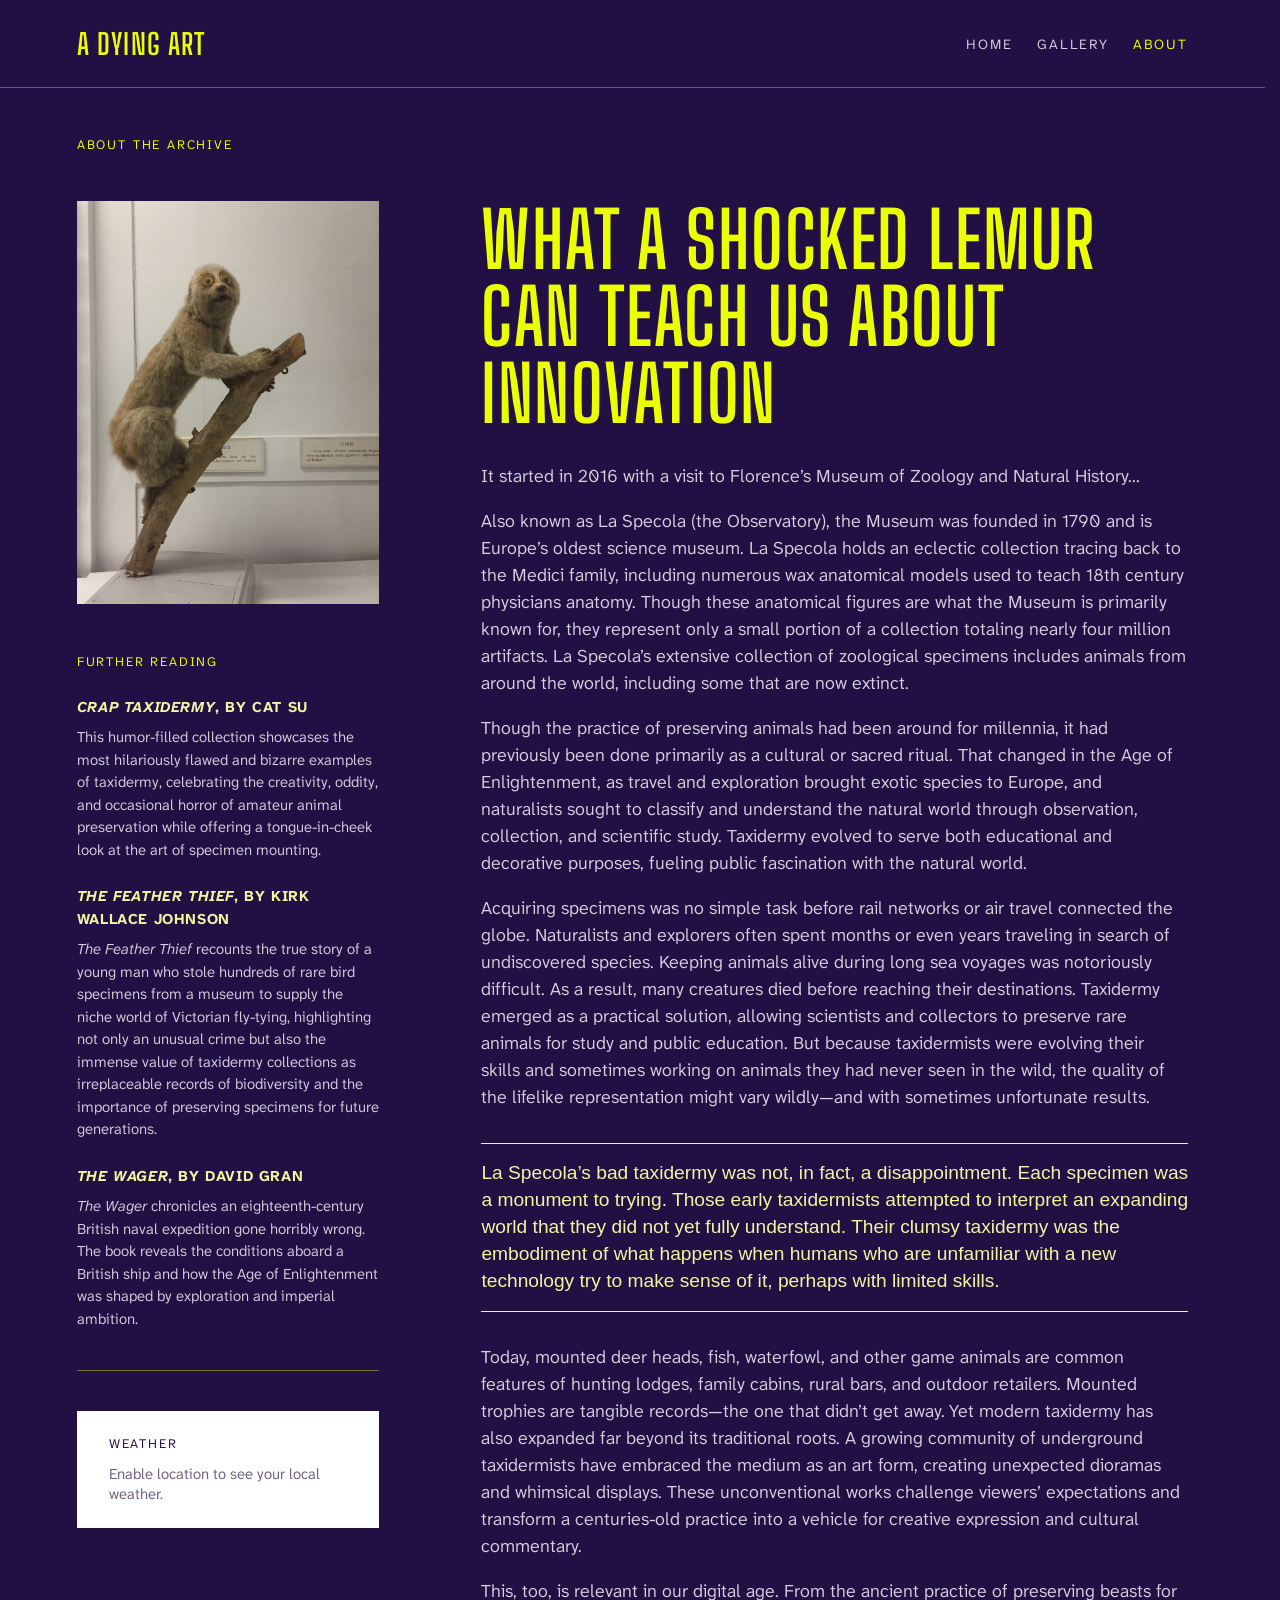
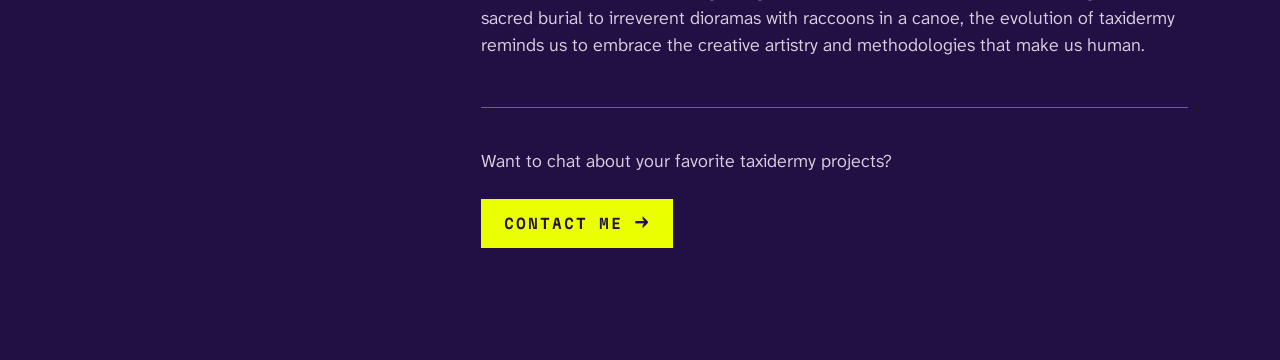
<file: about.html>
<!doctype html>
<html lang="en">
<head>
  <meta charset="utf-8">
  <meta name="viewport" content="width=device-width, initial-scale=1">
  <meta name="description" content="About the A DYING ART archive.">
  <title>A DYING ART | About</title>
  <link rel="preconnect" href="https://fonts.googleapis.com">
  <link rel="preconnect" href="https://fonts.gstatic.com" crossorigin>
  <link href="https://fonts.googleapis.com/css2?family=Atkinson+Hyperlegible+Next:wght@350&family=Big+Shoulders:wght@500;600&family=Martian+Mono:wdth,wght@85,250;85,600&display=swap" rel="stylesheet">
  <style>
    html { overflow:scroll; scrollbar-gutter:stable; scrollbar-width:auto; scrollbar-color:#eaff00 rgba(234,255,0,.2); }
    html { overflow-y:scroll; overflow-x:hidden; }
    html::-webkit-scrollbar { width:14px; height:14px; }
    html::-webkit-scrollbar-track { background:rgba(234,255,0,.2); }
    html::-webkit-scrollbar-thumb { background:#eaff00; border-radius:0; }
    .menu-toggle { display:none; }
    @media (max-width:700px) {
      header { position:relative; }
      .menu-toggle { display:block;padding:.5rem;border:0;background:transparent;color:#eaff00;font:600 14px 'Atkinson Hyperlegible Next',sans-serif;letter-spacing:.14em;text-transform:uppercase;cursor:pointer; }
      nav.primary-nav { display:none;position:absolute;top:100%;right:6vw;z-index:2;padding:1rem;background:#220f43;border:1px solid rgba(234,255,0,.35); }
      nav.primary-nav.is-open { display:flex;flex-direction:column;gap:.75rem; }
      nav.primary-nav a { margin-left:0 !important; }
      main { padding:3rem 6vw 7rem !important; }
      main > div { grid-template-columns:minmax(0,1fr) !important; }
      main > div > article { grid-column:auto !important; }
    }
  </style>
</head>
<body style="margin:0;background:#220f43;color:#f4f0e7;font-family:'Atkinson Hyperlegible Next',sans-serif;font-weight:350;font-size:18px;">
  <header style="height:88px;padding:2rem 6vw;border-bottom:1px solid rgba(234,255,0,.35);display:flex;justify-content:space-between;gap:2rem;align-items:center;box-sizing:border-box;">
    <a href="index.html" style="color:#eaff00;text-decoration:none;font:500 1.8rem 'Big Shoulders',sans-serif;letter-spacing:.04em;">A DYING ART</a>
    <button class="menu-toggle" type="button" aria-expanded="false" aria-controls="primary-nav">Menu</button>
    <nav id="primary-nav" class="primary-nav" aria-label="Primary navigation" style="font:350 14px 'Atkinson Hyperlegible Next',sans-serif;letter-spacing:.1em;text-transform:uppercase;"><a href="home.html" style="color:#d9cfe0;text-decoration:none;letter-spacing:.14em;margin-left:1.5rem;">Home</a><a href="gallery.html" style="color:#d9cfe0;text-decoration:none;letter-spacing:.14em;margin-left:1.5rem;">Gallery</a><a href="about.html" aria-current="page" style="color:#eaff00;text-decoration:none;letter-spacing:.14em;margin-left:1.5rem;">About</a></nav>
  </header>
  <main style="padding:3rem 6vw 7rem;max-width:1300px;">
    <p style="margin:0 0 3rem;color:#eaff00;font-size:13px;letter-spacing:.14em;text-transform:uppercase;">About the archive</p>
    <div style="display:grid;grid-template-columns:repeat(3,minmax(0,1fr));gap:8vw;align-items:start;">
      <div>
        <img src="images/Loris.jpg" alt="Loris specimen" style="display:block;width:100%;height:auto;">
        <section aria-labelledby="further-reading" style="margin-top:3rem;color:#d9cfe0;line-height:1.5;max-width:800px;">
          <h2 id="further-reading" style="margin:0 0 1.5rem;color:#eaff00;font:350 13px/1.5 'Atkinson Hyperlegible Next',sans-serif;letter-spacing:.14em;text-transform:uppercase;">Further Reading</h2>
          <h3 style="margin:0 0 .5rem;color:#f1f5a2;font:700 15px/1.5 'Atkinson Hyperlegible Next',sans-serif;letter-spacing:.04em;text-transform:uppercase;"><em>Crap Taxidermy</em>, by Cat Su</h3>
          <p style="margin:0 0 1.5rem;font-size:15px;">This humor-filled collection showcases the most hilariously flawed and bizarre examples of taxidermy, celebrating the creativity, oddity, and occasional horror of amateur animal preservation while offering a tongue-in-cheek look at the art of specimen mounting.</p>
          <h3 style="margin:0 0 .5rem;color:#f1f5a2;font:700 15px/1.5 'Atkinson Hyperlegible Next',sans-serif;letter-spacing:.04em;text-transform:uppercase;"><em>The Feather Thief</em>, by Kirk Wallace Johnson</h3>
          <p style="margin:0 0 1.5rem;font-size:15px;"><em>The Feather Thief</em> recounts the true story of a young man who stole hundreds of rare bird specimens from a museum to supply the niche world of Victorian fly-tying, highlighting not only an unusual crime but also the immense value of taxidermy collections as irreplaceable records of biodiversity and the importance of preserving specimens for future generations.</p>
          <h3 style="margin:0 0 .5rem;color:#f1f5a2;font:700 15px/1.5 'Atkinson Hyperlegible Next',sans-serif;letter-spacing:.04em;text-transform:uppercase;"><em>The Wager</em>, by David Gran</h3>
          <p style="margin:0;font-size:15px;"><em>The Wager</em> chronicles an eighteenth-century British naval expedition gone horribly wrong. The book reveals the conditions aboard a British ship and how the Age of Enlightenment was shaped by exploration and imperial ambition.</p>
        </section>
        <aside style="border-top:1px solid rgba(234,255,0,.4);margin-top:2.5rem;padding-top:2.5rem;">
          <div style="background:#fff;display:block;padding:1.5rem 2rem;">
            <p style="color:#220f43;font-size:13px;letter-spacing:.14em;text-transform:uppercase;margin:0 0 .75rem;">Weather</p>
            <div id="weather-widget"></div>
          </div>
        </aside>
      </div>
      <article style="grid-column:span 2;">
        <h1 style="margin:0 0 2rem;color:#eaff00;font:500 clamp(1.4rem,6vw,5.75rem)/1 'Big Shoulders',sans-serif;letter-spacing:.02em;">WHAT A SHOCKED LEMUR CAN TEACH US ABOUT INNOVATION</h1>
        <div style="color:#d9cfe0;line-height:1.5;max-width:800px;">
          <p>It started in 2016 with a visit to Florence’s Museum of Zoology and Natural History…</p>
          <p>Also known as La Specola (the Observatory), the Museum was founded in 1790 and is Europe’s oldest science museum. La Specola holds an eclectic collection tracing back to the Medici family, including numerous wax anatomical models used to teach 18th century physicians anatomy. Though these anatomical figures are what the Museum is primarily known for, they represent only a small portion of a collection totaling nearly four million artifacts. La Specola’s extensive collection of zoological specimens includes animals from around the world, including some that are now extinct.</p>
          <p>Though the practice of preserving animals had been around for millennia, it had previously been done primarily as a cultural or sacred ritual. That changed in the Age of Enlightenment, as travel and exploration brought exotic species to Europe, and naturalists sought to classify and understand the natural world through observation, collection, and scientific study. Taxidermy evolved to serve both educational and decorative purposes, fueling public fascination with the natural world.</p>
          <p>Acquiring specimens was no simple task before rail networks or air travel connected the globe. Naturalists and explorers often spent months or even years traveling in search of undiscovered species. Keeping animals alive during long sea voyages was notoriously difficult. As a result, many creatures died before reaching their destinations. Taxidermy emerged as a practical solution, allowing scientists and collectors to preserve rare animals for study and public education. But because taxidermists were evolving their skills and sometimes working on animals they had never seen in the wild, the quality of the lifelike representation might vary wildly—and with sometimes unfortunate results.</p>
          <blockquote style="margin:2rem 0;padding:1rem 0;border-top:1px solid #f1f5a2;border-bottom:1px solid #f1f5a2;color:#f1f5a2;font:250 1.2rem/1.4 ‘Atkinson Hyperlegible Next’,sans-serif;">La Specola’s bad taxidermy was not, in fact, a disappointment. Each specimen was a monument to trying. Those early taxidermists attempted to interpret an expanding world that they did not yet fully understand. Their clumsy taxidermy was the embodiment of what happens when humans who are unfamiliar with a new technology try to make sense of it, perhaps with limited skills.</blockquote>
          <p>Today, mounted deer heads, fish, waterfowl, and other game animals are common features of hunting lodges, family cabins, rural bars, and outdoor retailers. Mounted trophies are tangible records—the one that didn’t get away. Yet modern taxidermy has also expanded far beyond its traditional roots. A growing community of underground taxidermists have embraced the medium as an art form, creating unexpected dioramas and whimsical displays. These unconventional works challenge viewers’ expectations and transform a centuries-old practice into a vehicle for creative expression and cultural commentary.</p>
          <p>This, too, is relevant in our digital age. From the ancient practice of preserving beasts for sacred burial to irreverent dioramas with raccoons in a canoe, the evolution of taxidermy reminds us to embrace the creative artistry and methodologies that make us human.</p>
        </div>
        <div style="border-top:1px solid rgba(234,255,0,.4);margin-top:3rem;padding-top:2.5rem;">
          <p style="color:#d9cfe0;font-size:18px;line-height:1.5;margin:0 0 1.5rem;">Want to chat about your favorite taxidermy projects?</p>
          <a href="mailto:alison.neidttoonen@slalom.com" style="display:inline-block;background:#eaff00;color:#220f43;padding:1rem 1.4rem;text-decoration:none;text-transform:uppercase;letter-spacing:.14em;font:600 14px 'Martian Mono',monospace;white-space:nowrap;">Contact Me <span style="font-size:1.35em;line-height:0;">&#8594;</span></a>
        </div>
      </article>
    </div>
  </main>
</body>
<script>document.querySelector('.menu-toggle').addEventListener('click', function () { var menu = document.getElementById('primary-nav'); var isOpen = menu.classList.toggle('is-open'); this.setAttribute('aria-expanded', isOpen); });</script>
<script>
(function () {
  var widget = document.getElementById('weather-widget');

  function weatherInfo(code) {
    if (code === 0)  return { emoji: '☀️',  label: 'Clear' };
    if (code === 1)  return { emoji: '🌤️', label: 'Mostly Clear' };
    if (code === 2)  return { emoji: '⛅',  label: 'Partly Cloudy' };
    if (code === 3)  return { emoji: '☁️',  label: 'Overcast' };
    if (code <= 48)  return { emoji: '🌫️', label: 'Foggy' };
    if (code <= 55)  return { emoji: '🌦️', label: 'Drizzle' };
    if (code <= 65)  return { emoji: '🌧️', label: 'Rain' };
    if (code <= 77)  return { emoji: '❄️',  label: 'Snow' };
    if (code <= 82)  return { emoji: '🌧️', label: 'Showers' };
    if (code <= 86)  return { emoji: '🌨️', label: 'Snow Showers' };
    return                  { emoji: '⛈️', label: 'Thunderstorm' };
  }

  function renderErr(msg) {
    widget.innerHTML = '<p style="color:#6b5c7e;font-size:15px;margin:.25rem 0 0;">' + msg + '</p>';
  }

  if (!navigator.geolocation) { renderErr('Geolocation not supported by this browser.'); return; }

  widget.innerHTML = '<p style="color:#6b5c7e;font-size:15px;margin:.25rem 0 0;letter-spacing:.06em;">Locating…</p>';

  navigator.geolocation.getCurrentPosition(function (pos) {
    var lat = pos.coords.latitude.toFixed(4);
    var lon = pos.coords.longitude.toFixed(4);
    Promise.all([
      fetch('https://api.open-meteo.com/v1/forecast?latitude=' + lat + '&longitude=' + lon + '&current=temperature_2m,weather_code&timezone=auto').then(function (r) { return r.json(); }),
      fetch('https://api.bigdatacloud.net/data/reverse-geocode-client?latitude=' + lat + '&longitude=' + lon + '&localityLanguage=en').then(function (r) { return r.json(); })
    ])
      .then(function (results) {
        var d    = results[0];
        var geo  = results[1];
        var tempC = Math.round(d.current.temperature_2m);
        var tempF = Math.round(tempC * 9 / 5 + 32);
        var info  = weatherInfo(d.current.weather_code);
        var city  = geo.city || geo.locality || '';
        var stateCode = geo.principalSubdivisionCode ? geo.principalSubdivisionCode.replace(/^[A-Z]+-/, '') : '';
        var location  = city && stateCode ? city + ', ' + stateCode : city || stateCode;
        var condition = location ? location + ': ' + info.label : info.label;
        widget.innerHTML =
          '<p style="margin:0 0 .3rem;font-size:2rem;line-height:1;">' + info.emoji + '</p>' +
          '<p style="margin:0;font:500 clamp(2rem,4.5vw,3rem)/1 \'Big Shoulders\',sans-serif;color:#220f43;letter-spacing:.02em;">' +
            tempF + '&deg;F <span style="color:#6b5c7e;">/ ' + tempC + '&deg;C</span>' +
          '</p>' +
          '<p style="margin:.75rem 0 0;color:#220f43;">' + condition + '</p>';
      })
      .catch(function () { renderErr('Could not fetch weather data.'); });
  }, function () {
    renderErr('Enable location to see your local weather.');
  });
})();
</script>
</html>
</file>
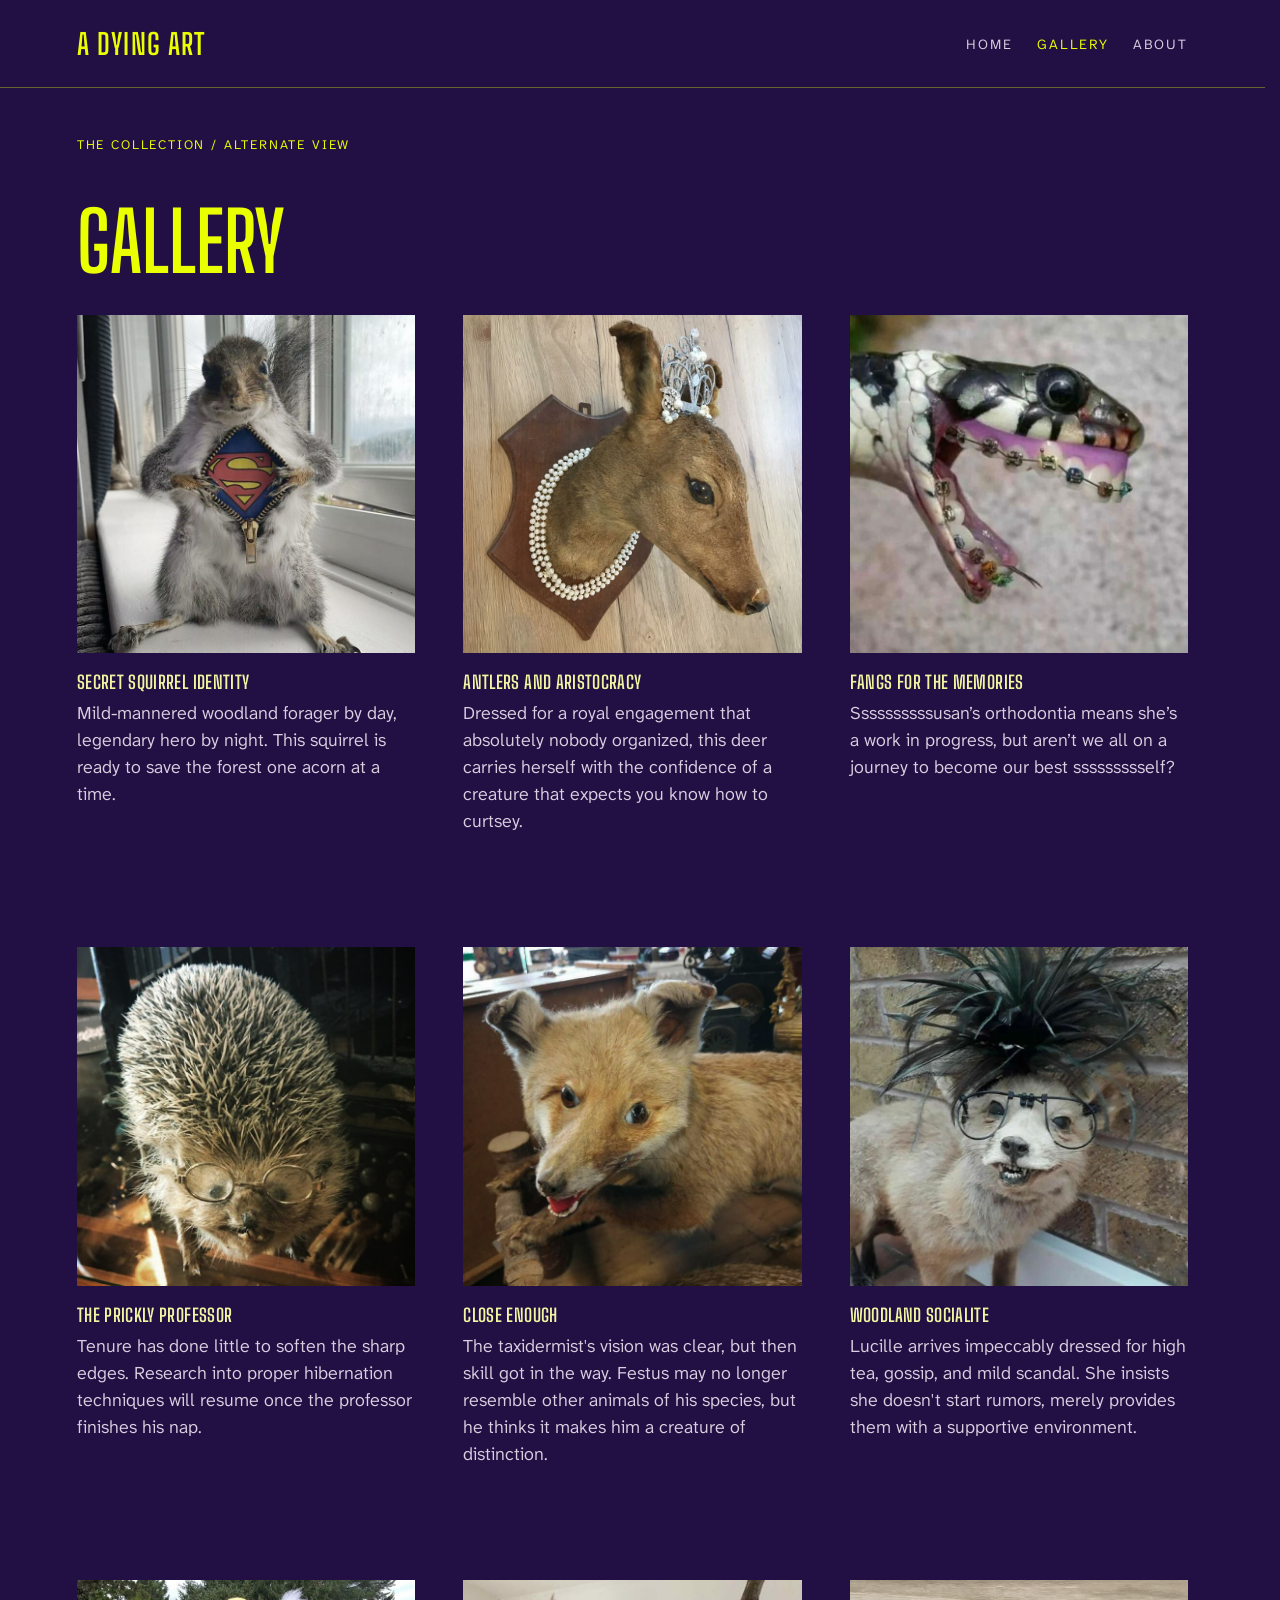
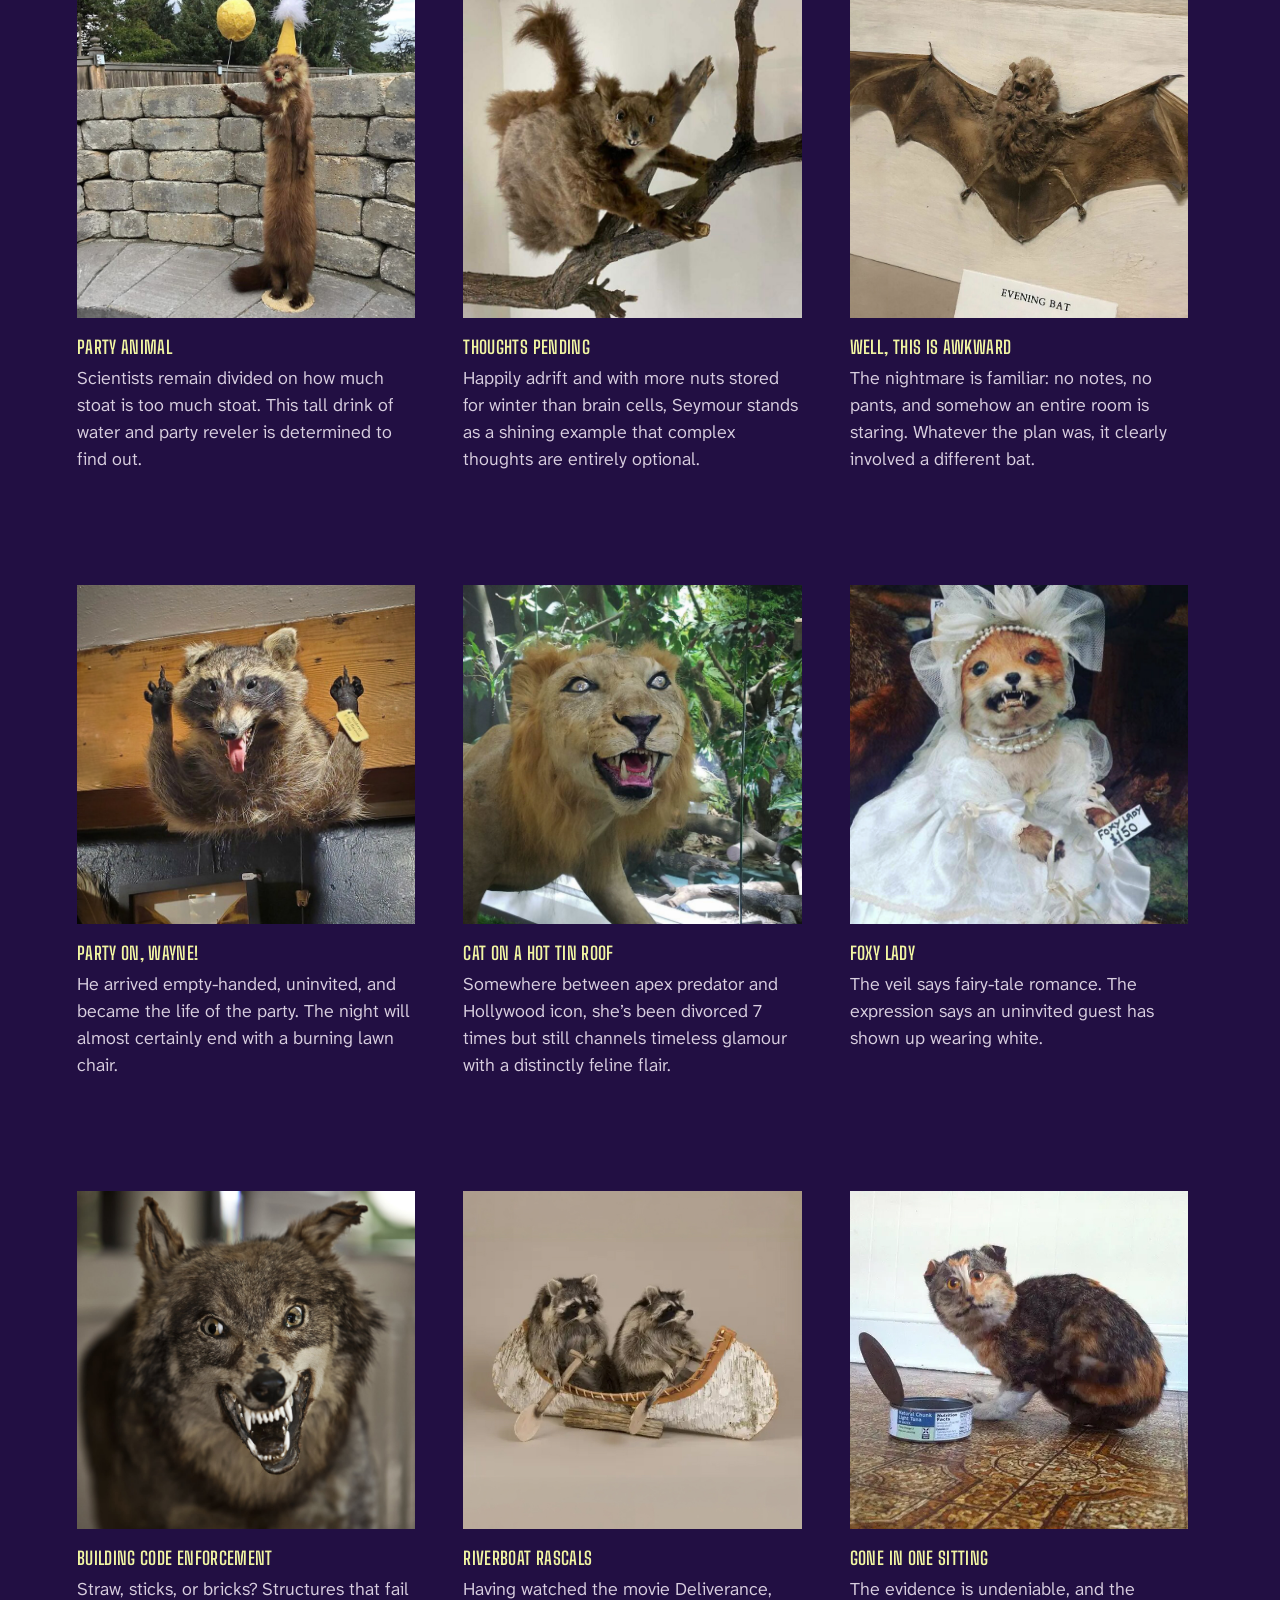
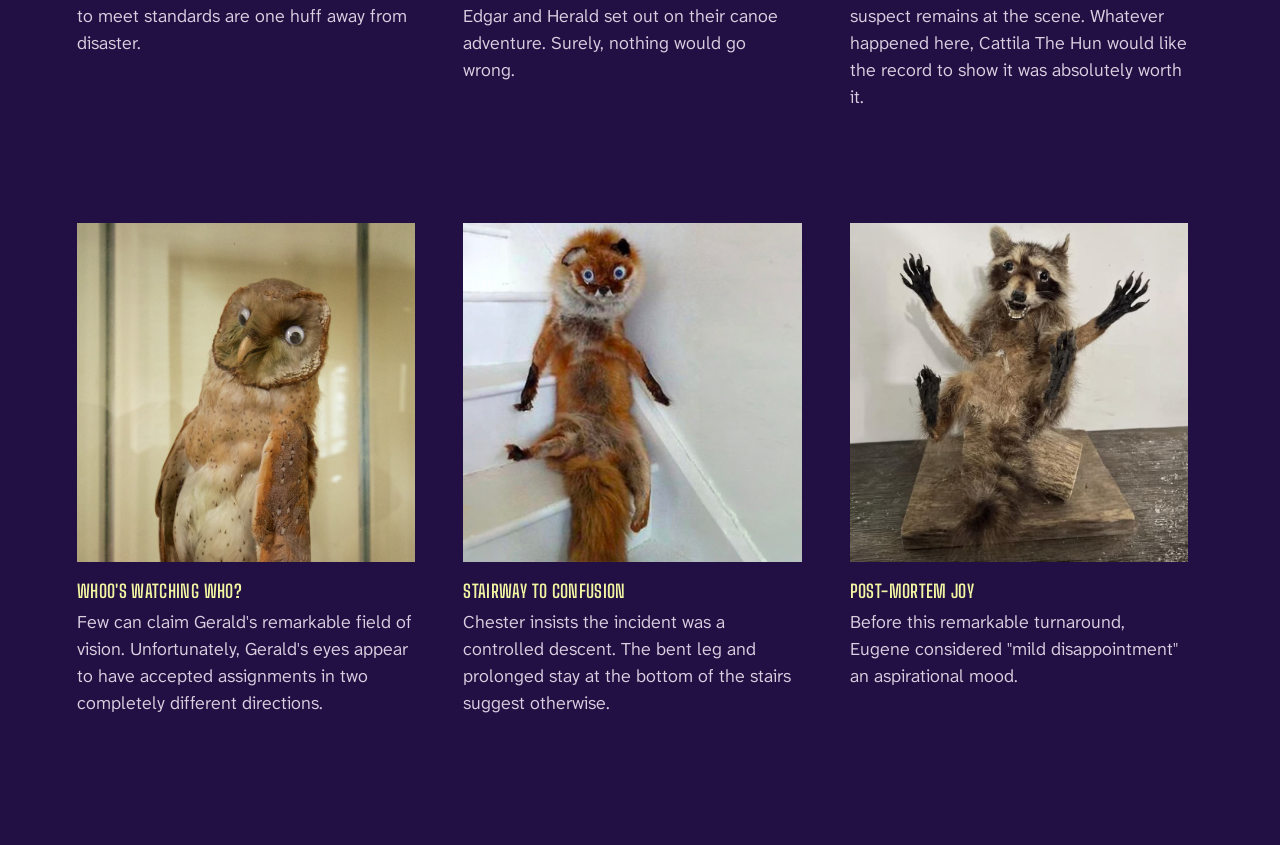
<file: gallery.html>
<!doctype html>
<html lang="en">
<head>
  <meta charset="utf-8">
  <meta name="viewport" content="width=device-width, initial-scale=1">
  <meta name="description" content="The gallery from A DYING ART.">
  <title>A DYING ART | Gallery</title>
  <link rel="preconnect" href="https://fonts.googleapis.com">
  <link rel="preconnect" href="https://fonts.gstatic.com" crossorigin>
  <link href="https://fonts.googleapis.com/css2?family=Atkinson+Hyperlegible+Next:wght@350;700&family=Big+Shoulders:wght@500;600&family=Martian+Mono:wdth,wght@85,250;85,600&display=swap" rel="stylesheet">
  <style>
    html { overflow:scroll; scrollbar-gutter:stable; scrollbar-width:auto; scrollbar-color:#eaff00 rgba(234,255,0,.2); }
    html::-webkit-scrollbar { width:14px; height:14px; }
    html::-webkit-scrollbar-track { background:rgba(234,255,0,.2); }
    html::-webkit-scrollbar-thumb { background:#eaff00; border-radius:0; }
    section[aria-label="Artifact gallery"] h2 { margin:1rem 0 .25rem;font:500 18px/1.5 'Big Shoulders',sans-serif !important;letter-spacing:.06em;text-transform:uppercase; }
    section[aria-label="Artifact gallery"] p { margin:0 0 1rem; }
    section[aria-label="Artifact gallery"] { grid-template-columns:repeat(4,minmax(0,1fr)) !important; }
    section[aria-label="Artifact gallery"] img { aspect-ratio:1/1 !important; }
    .menu-toggle { display:none; }
    @media (max-width:1439px) { section[aria-label="Artifact gallery"] { grid-template-columns:repeat(3,minmax(0,1fr)) !important; } }
    @media (max-width:1000px) { section[aria-label="Artifact gallery"] { grid-template-columns:repeat(2,minmax(0,1fr)) !important; } }
    @media (max-width:700px) {
      header { position:relative; }
      .menu-toggle { display:block;padding:.5rem;border:0;background:transparent;color:#eaff00;font:350 14px 'Atkinson Hyperlegible Next',sans-serif;letter-spacing:.14em;text-transform:uppercase;cursor:pointer; }
      nav.primary-nav { display:none;position:absolute;top:100%;right:6vw;z-index:2;padding:1rem;background:#220f43;border:1px solid rgba(234,255,0,.35); }
      nav.primary-nav.is-open { display:flex;flex-direction:column;gap:.75rem; }
      nav.primary-nav a { margin-left:0 !important; }
      main { padding:3rem 6vw 7rem !important; }
      section[aria-label="Artifact gallery"] { grid-template-columns:minmax(0,1fr) !important; }
    }
  </style>
</head>
<body style="margin:0;background:#220f43;color:#f4f0e7;font-family:'Atkinson Hyperlegible Next',sans-serif;font-weight:350;font-size:18px;">
  <header style="height:88px;padding:2rem 6vw;border-bottom:1px solid rgba(234,255,0,.35);display:flex;justify-content:space-between;gap:2rem;align-items:center;box-sizing:border-box;">
    <a href="index.html" style="color:#eaff00;text-decoration:none;font:500 1.8rem 'Big Shoulders',sans-serif;letter-spacing:.04em;">A DYING ART</a>
    <button class="menu-toggle" type="button" aria-expanded="false" aria-controls="primary-nav">Menu</button>
    <nav id="primary-nav" class="primary-nav" aria-label="Primary navigation" style="font:350 14px 'Atkinson Hyperlegible Next',sans-serif;letter-spacing:.1em;text-transform:uppercase;"><a href="home.html" style="color:#d9cfe0;text-decoration:none;letter-spacing:.14em;margin-left:1.5rem;">Home</a><a href="gallery.html" aria-current="page" style="color:#eaff00;text-decoration:none;letter-spacing:.14em;margin-left:1.5rem;">Gallery</a><a href="about.html" style="color:#d9cfe0;text-decoration:none;letter-spacing:.14em;margin-left:1.5rem;">About</a></nav>
  </header>
  <main style="padding:3rem 6vw 7rem;">
    <p style="margin:0 0 3rem;color:#eaff00;font-size:13px;letter-spacing:.14em;text-transform:uppercase;">The collection / alternate view</p>
    <h1 style="width:min(100%,1440px);min-width:800px;margin:0 0 2rem;color:#eaff00;font:500 clamp(3.2rem,6.4vw,6.4rem)/1 'Big Shoulders',sans-serif;">GALLERY</h1>
    <section aria-label="Artifact gallery" style="display:grid;grid-template-columns:repeat(auto-fit,minmax(240px,1fr));gap:6rem 3rem;">
      <article><img src="images/Image_1.jpg" alt="Secret Squirrel Identity" style="display:block;width:100%;aspect-ratio:4/5;object-fit:cover;"><h2 style="color:#f1f5a2;font:800 1.2rem/1.5 'Atkinson Hyperlegible Next',sans-serif;letter-spacing:.02em;">Secret Squirrel Identity</h2><p style="color:#d9cfe0;font-size:18px;line-height:1.5;">Mild-mannered woodland forager by day, legendary hero by night. This squirrel is ready to save the forest one acorn at a time.</p></article>
      <article><img src="images/Image_2.jpg" alt="Antlers and Aristocracy" style="display:block;width:100%;aspect-ratio:4/5;object-fit:cover;"><h2 style="color:#f1f5a2;font:800 1.2rem/1.5 'Atkinson Hyperlegible Next',sans-serif;letter-spacing:.02em;">Antlers and Aristocracy</h2><p style="color:#d9cfe0;font-size:18px;line-height:1.5;">Dressed for a royal engagement that absolutely nobody organized, this deer carries herself with the confidence of a creature that expects you know how to curtsey.</p></article>
      <article><img src="images/Image_3.jpg" alt="Fangs for the Memories" style="display:block;width:100%;aspect-ratio:4/5;object-fit:cover;"><h2 style="color:#f1f5a2;font:800 1.2rem/1.5 'Atkinson Hyperlegible Next',sans-serif;letter-spacing:.02em;">Fangs for the Memories</h2><p style="color:#d9cfe0;font-size:18px;line-height:1.5;">Ssssssssssusan’s orthodontia means she’s a work in progress, but aren’t we all on a journey to become our best ssssssssself?</p></article>
      <article><img src="images/Image_4.jpg" alt="The Prickly Professor" style="display:block;width:100%;aspect-ratio:4/5;object-fit:cover;"><h2 style="color:#f1f5a2;font:800 1.2rem/1.5 'Atkinson Hyperlegible Next',sans-serif;letter-spacing:.02em;">The Prickly Professor</h2><p style="color:#d9cfe0;font-size:18px;line-height:1.5;">Tenure has done little to soften the sharp edges. Research into proper hibernation techniques will resume once the professor finishes his nap.</p></article>
      <article><img src="images/Image_5.jpg" alt="Close Enough" style="display:block;width:100%;aspect-ratio:4/5;object-fit:cover;"><h2 style="color:#f1f5a2;font:800 1.2rem/1.5 'Atkinson Hyperlegible Next',sans-serif;letter-spacing:.02em;">Close Enough</h2><p style="color:#d9cfe0;font-size:18px;line-height:1.5;">The taxidermist's vision was clear, but then skill got in the way. Festus may no longer resemble other animals of his species, but he thinks it makes him a creature of distinction.</p></article>
      <article><img src="images/Image_6.jpg" alt="Woodland Socialite" style="display:block;width:100%;aspect-ratio:4/5;object-fit:cover;"><h2 style="color:#f1f5a2;font:800 1.2rem/1.5 'Atkinson Hyperlegible Next',sans-serif;letter-spacing:.02em;">Woodland Socialite</h2><p style="color:#d9cfe0;font-size:18px;line-height:1.5;">Lucille arrives impeccably dressed for high tea, gossip, and mild scandal. She insists she doesn't start rumors, merely provides them with a supportive environment.</p></article>
      <article><img src="images/Image_7.jpg" alt="Party Animal" style="display:block;width:100%;aspect-ratio:4/5;object-fit:cover;"><h2 style="color:#f1f5a2;font:800 1.2rem/1.5 'Atkinson Hyperlegible Next',sans-serif;letter-spacing:.02em;">Party Animal</h2><p style="color:#d9cfe0;font-size:18px;line-height:1.5;">Scientists remain divided on how much stoat is too much stoat. This tall drink of water and party reveler is determined to find out.</p></article>
      <article><img src="images/Image_8.jpg" alt="Thoughts Pending" style="display:block;width:100%;aspect-ratio:4/5;object-fit:cover;"><h2 style="color:#f1f5a2;font:800 1.2rem/1.5 'Atkinson Hyperlegible Next',sans-serif;letter-spacing:.02em;">Thoughts Pending</h2><p style="color:#d9cfe0;font-size:18px;line-height:1.5;">Happily adrift and with more nuts stored for winter than brain cells, Seymour stands as a shining example that complex thoughts are entirely optional.</p></article>
      <article><img src="images/Image_9.jpg" alt="Well, This Is Awkward" style="display:block;width:100%;aspect-ratio:4/5;object-fit:cover;"><h2 style="color:#f1f5a2;font:800 1.2rem/1.5 'Atkinson Hyperlegible Next',sans-serif;letter-spacing:.02em;">Well, This Is Awkward</h2><p style="color:#d9cfe0;font-size:18px;line-height:1.5;">The nightmare is familiar: no notes, no pants, and somehow an entire room is staring. Whatever the plan was, it clearly involved a different bat.</p></article>
      <article><img src="images/Image_10.jpg" alt="Party on, Wayne!" style="display:block;width:100%;aspect-ratio:4/5;object-fit:cover;"><h2 style="color:#f1f5a2;font:800 1.2rem/1.5 'Atkinson Hyperlegible Next',sans-serif;letter-spacing:.02em;">Party on, Wayne!</h2><p style="color:#d9cfe0;font-size:18px;line-height:1.5;">He arrived empty-handed, uninvited, and became the life of the party. The night will almost certainly end with a burning lawn chair.</p></article>
      <article><img src="images/Image_11.jpg" alt="Cat on a Hot Tin Roof" style="display:block;width:100%;aspect-ratio:4/5;object-fit:cover;"><h2 style="color:#f1f5a2;font:800 1.2rem/1.5 'Atkinson Hyperlegible Next',sans-serif;letter-spacing:.02em;">Cat on a Hot Tin Roof</h2><p style="color:#d9cfe0;font-size:18px;line-height:1.5;">Somewhere between apex predator and Hollywood icon, she’s been divorced 7 times but still channels timeless glamour with a distinctly feline flair.</p></article>
      <article><img src="images/Image_12.jpg" alt="Foxy Lady" style="display:block;width:100%;aspect-ratio:4/5;object-fit:cover;"><h2 style="color:#f1f5a2;font:800 1.2rem/1.5 'Atkinson Hyperlegible Next',sans-serif;letter-spacing:.02em;">Foxy Lady</h2><p style="color:#d9cfe0;font-size:18px;line-height:1.5;">The veil says fairy-tale romance. The expression says an uninvited guest has shown up wearing white.</p></article>
      <article><img src="images/Image_13.jpg" alt="Building Code Enforcement" style="display:block;width:100%;aspect-ratio:4/5;object-fit:cover;"><h2 style="color:#f1f5a2;font:800 1.2rem/1.5 'Atkinson Hyperlegible Next',sans-serif;letter-spacing:.02em;">Building Code Enforcement</h2><p style="color:#d9cfe0;font-size:18px;line-height:1.5;">Straw, sticks, or bricks? Structures that fail to meet standards are one huff away from disaster.</p></article>
      <article><img src="images/Image_14.jpg" alt="Riverboat Rascals" style="display:block;width:100%;aspect-ratio:4/5;object-fit:cover;"><h2 style="color:#f1f5a2;font:800 1.2rem/1.5 'Atkinson Hyperlegible Next',sans-serif;letter-spacing:.02em;">Riverboat Rascals</h2><p style="color:#d9cfe0;font-size:18px;line-height:1.5;">Having watched the movie Deliverance, Edgar and Herald set out on their canoe adventure. Surely, nothing would go wrong.</p></article>
      <article><img src="images/Image_15.jpg" alt="Gone in One Sitting" style="display:block;width:100%;aspect-ratio:4/5;object-fit:cover;"><h2 style="color:#f1f5a2;font:800 1.2rem/1.5 'Atkinson Hyperlegible Next',sans-serif;letter-spacing:.02em;">Gone in One Sitting</h2><p style="color:#d9cfe0;font-size:18px;line-height:1.5;">The evidence is undeniable, and the suspect remains at the scene. Whatever happened here, Cattila The Hun would like the record to show it was absolutely worth it.</p></article>
      <article><img src="images/Image_16.jpg" alt="Whoo's Watching Who?" style="display:block;width:100%;aspect-ratio:4/5;object-fit:cover;"><h2 style="color:#f1f5a2;font:800 1.2rem/1.5 'Atkinson Hyperlegible Next',sans-serif;letter-spacing:.02em;">Whoo's Watching Who?</h2><p style="color:#d9cfe0;font-size:18px;line-height:1.5;">Few can claim Gerald's remarkable field of vision. Unfortunately, Gerald's eyes appear to have accepted assignments in two completely different directions.</p></article>
      <article><img src="images/Image_17.jpg" alt="Stairway to Confusion" style="display:block;width:100%;aspect-ratio:4/5;object-fit:cover;"><h2 style="color:#f1f5a2;font:800 1.2rem/1.5 'Atkinson Hyperlegible Next',sans-serif;letter-spacing:.02em;">Stairway to Confusion</h2><p style="color:#d9cfe0;font-size:18px;line-height:1.5;">Chester insists the incident was a controlled descent. The bent leg and prolonged stay at the bottom of the stairs suggest otherwise.</p></article>
      <article><img src="images/Image_18.jpg" alt="Post-Mortem Joy" style="display:block;width:100%;aspect-ratio:4/5;object-fit:cover;"><h2 style="color:#f1f5a2;font:800 1.2rem/1.5 'Atkinson Hyperlegible Next',sans-serif;letter-spacing:.02em;">Post-Mortem Joy</h2><p style="color:#d9cfe0;font-size:18px;line-height:1.5;">Before this remarkable turnaround, Eugene considered "mild disappointment" an aspirational mood.</p></article>
    </section>
  </main>
</body>
<script>document.querySelector('.menu-toggle').addEventListener('click', function () { var menu = document.getElementById('primary-nav'); var isOpen = menu.classList.toggle('is-open'); this.setAttribute('aria-expanded', isOpen); });</script>
</html>
</file>
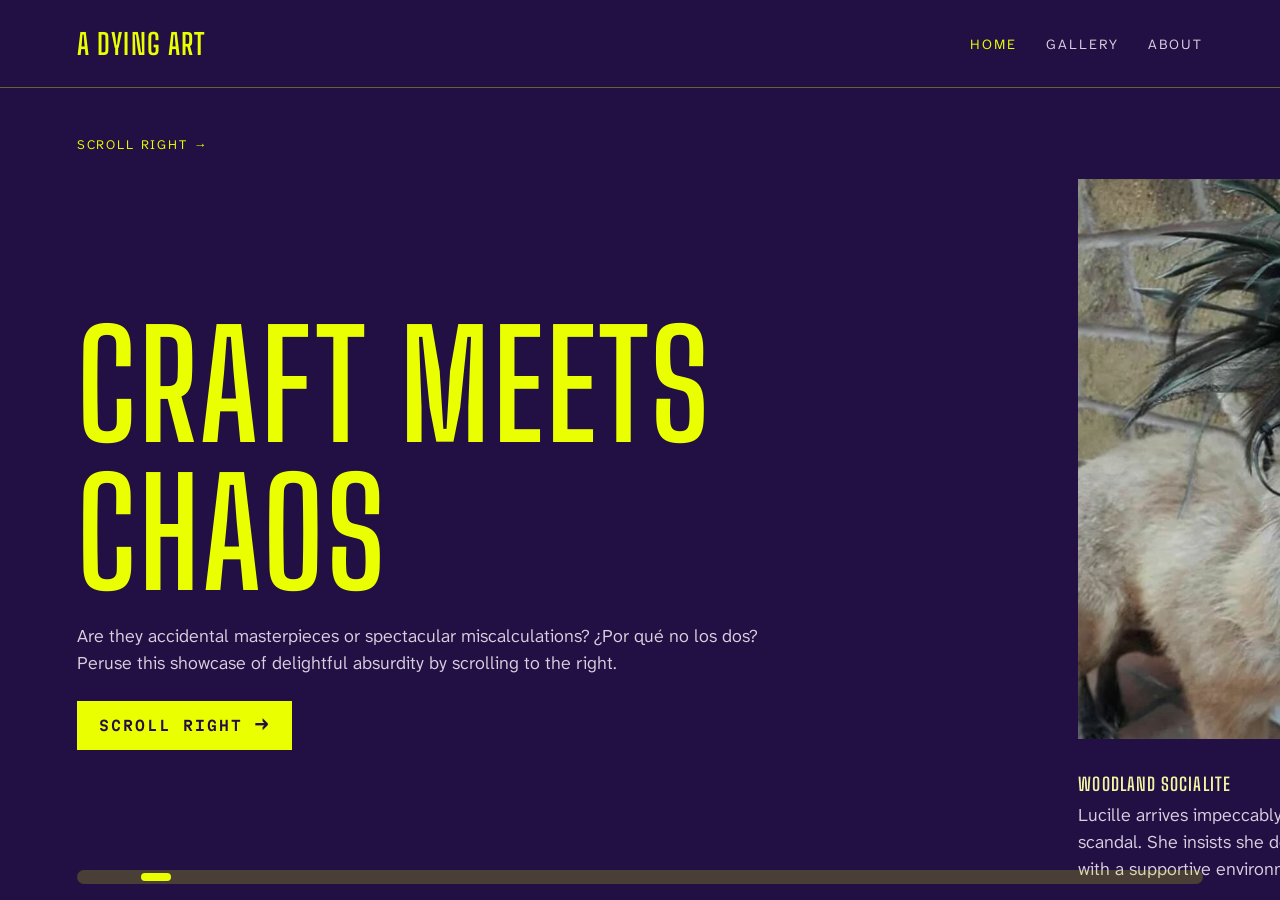
<file: home.html>
<!doctype html>
<html lang="en">
<head>
  <meta charset="utf-8">
  <meta name="viewport" content="width=device-width, initial-scale=1">
  <meta name="description" content="The horizontal artifact story from A DYING ART.">
  <title>A DYING ART | Story</title>
  <link rel="preconnect" href="https://fonts.googleapis.com">
  <link rel="preconnect" href="https://fonts.gstatic.com" crossorigin>
  <link href="https://fonts.googleapis.com/css2?family=Atkinson+Hyperlegible+Next:wght@350&family=Big+Shoulders:wght@500;600&family=Martian+Mono:wdth,wght@85,250;85,600&display=swap" rel="stylesheet">
  <style>
    html { overflow:hidden; scrollbar-width:auto; scrollbar-color:#eaff00 rgba(234,255,0,.2); }
    html::-webkit-scrollbar { width:14px; height:14px; }
    html::-webkit-scrollbar-track { background:rgba(234,255,0,.2); }
    html::-webkit-scrollbar-thumb { background:#eaff00; border-radius:0; }
    .story-scroll {
      scrollbar-color:#eaff00 rgba(234,255,0,.2);
      scrollbar-width:auto;
      scrollbar-gutter:stable;
    }
    .story-scroll::-webkit-scrollbar {
      height:14px;
    }
    .story-scroll::-webkit-scrollbar-track {
      background:rgba(234,255,0,.2);
    }
    .story-scroll::-webkit-scrollbar-thumb {
      background:#eaff00;
      border-radius:0;
    }
    .story-scrollbar {
      position:absolute;
      right:6vw;
      bottom:1rem;
      left:6vw;
      z-index:1;
      width:calc(100% - 12vw);
      height:14px;
      accent-color:#eaff00;
      background:transparent;
      cursor:pointer;
      -webkit-appearance:none;
      appearance:none;
      padding:0;
      margin:0;
      outline:none;
      border:none;
    }
    .story-scrollbar::-webkit-slider-runnable-track {
      height:14px;
      background:rgba(234,255,0,.2);
      border-radius:7px;
    }
    .story-scrollbar::-webkit-slider-thumb {
      -webkit-appearance:none;
      width:30px;
      height:8px;
      background:#eaff00;
      border-radius:4px;
      cursor:pointer;
      margin-top:3px;
    }
    .story-scrollbar::-moz-range-track {
      height:14px;
      background:rgba(234,255,0,.2);
      border:none;
      border-radius:7px;
    }
    .story-scrollbar::-moz-range-thumb {
      width:30px;
      height:8px;
      background:#eaff00;
      border-radius:4px;
      border:none;
      cursor:pointer;
    }
    .menu-toggle { display:none; }
    @media (max-width:700px) {
      header { position:relative; }
      .menu-toggle { display:block;padding:.5rem;border:0;background:transparent;color:#eaff00;font:600 14px 'Atkinson Hyperlegible Next',sans-serif;letter-spacing:.14em;text-transform:uppercase;cursor:pointer; }
      nav.primary-nav { display:none;position:absolute;top:100%;right:6vw;z-index:2;padding:1rem;background:#220f43;border:1px solid rgba(234,255,0,.35); }
      nav.primary-nav.is-open { display:flex;flex-direction:column;gap:.75rem; }
      nav.primary-nav a { margin-left:0 !important; }
    }
  </style>
</head>
<body style="margin:0;height:100vh;overflow:hidden;background:#220f43;color:#f4f0e7;font-family:'Atkinson Hyperlegible Next',sans-serif;font-weight:350;font-size:18px;">
  <header style="height:88px;padding:2rem 6vw;border-bottom:1px solid rgba(234,255,0,.35);display:flex;justify-content:space-between;gap:2rem;align-items:center;box-sizing:border-box;">
    <a href="index.html" style="color:#eaff00;text-decoration:none;font:500 1.8rem 'Big Shoulders',sans-serif;letter-spacing:.04em;">A DYING ART</a>
    <button class="menu-toggle" type="button" aria-expanded="false" aria-controls="primary-nav">Menu</button>
    <nav id="primary-nav" class="primary-nav" aria-label="Primary navigation" style="font:350 14px 'Atkinson Hyperlegible Next',sans-serif;letter-spacing:.1em;text-transform:uppercase;">
      <a href="home.html" aria-current="page" style="color:#eaff00;text-decoration:none;letter-spacing:.14em;margin-left:1.5rem;">Home</a>
      <a href="gallery.html" style="color:#d9cfe0;text-decoration:none;letter-spacing:.14em;margin-left:1.5rem;">Gallery</a>
      <a href="about.html" style="color:#d9cfe0;text-decoration:none;letter-spacing:.14em;margin-left:1.5rem;">About</a>
    </nav>
  </header>
  <main style="position:relative;height:calc(100vh - 88px);overflow:hidden;">
    <p style="margin:3rem 6vw .5rem;color:#eaff00;font-size:13px;letter-spacing:.14em;text-transform:uppercase;">Scroll right &#8594;</p>
    <div class="story-scroll" dir="ltr" style="height:calc(100% - 56px);display:flex;direction:ltr;overflow-x:scroll;overflow-y:hidden;scroll-snap-type:x mandatory;scroll-padding-inline:6vw;gap:80px;padding:0 6vw 1rem;box-sizing:border-box;">
      <article style="min-width:72vw;max-width:900px;height:100%;scroll-snap-align:start;margin-left:220px;padding:1rem 0;box-sizing:border-box;display:flex;flex-direction:column;justify-content:center;">
        <h1 style="width:min(100%,1200px);min-width:500px;color:#eaff00;font:500 clamp(5.76rem,11.52vw,11.52rem)/1 'Big Shoulders',sans-serif;letter-spacing:.02em;margin:0 0 1rem;">CRAFT MEETS CHAOS</h1>
        <p style="width:100%;min-width:500px;max-width:700px;color:#d9cfe0;line-height:1.5;margin:0;">Are they accidental masterpieces or spectacular miscalculations? ¿Por qué no los dos? Peruse this showcase of delightful absurdity by scrolling to the right.</p>
        <button type="button" aria-label="Scroll to the first image" onclick="document.getElementById('first-image').scrollIntoView({ behavior: 'smooth', block: 'nearest', inline: 'start' });" style="align-self:flex-start;margin-top:1.5rem;background:#eaff00;color:#220f43;padding:1rem 1.4rem;border:0;text-decoration:none;text-transform:uppercase;letter-spacing:.14em;font:600 14px 'Martian Mono',monospace;white-space:nowrap;cursor:pointer;">Scroll Right <span style="font-size:1.35em;line-height:0;">&#8594;</span></button>
      </article>
      <article id="first-image" style="width:600px;min-width:600px;max-width:600px;height:100%;scroll-snap-align:start;padding:2rem 0 1rem;box-sizing:border-box;display:grid;grid-template-rows:auto auto auto;align-content:center;">
        <img src="images/Image_6.jpg" alt="Woodland Socialite" style="display:block;justify-self:start;width:100%;max-width:560px;max-height:min(560px,calc(100vh - 340px));height:auto;object-fit:contain;">
        <h2 style="color:#f1f5a2;font:500 18px/1.5 'Big Shoulders',sans-serif;letter-spacing:.06em;text-transform:uppercase;max-width:560px;width:100%;justify-self:start;text-align:left;margin:2rem 0 .25rem;">Woodland Socialite</h2>
        <p style="color:#d9cfe0;font-size:18px;line-height:1.5;max-width:560px;width:100%;justify-self:start;text-align:left;margin:0 0 1rem;">Lucille arrives impeccably dressed for high tea, gossip, and mild scandal. She insists she doesn't start rumors, merely provides them with a supportive environment.</p>
      </article>
      <article style="width:600px;min-width:600px;max-width:600px;height:100%;scroll-snap-align:start;padding:2rem 0 1rem;box-sizing:border-box;display:grid;grid-template-rows:auto auto auto;align-content:center;">
        <img src="images/Image_7.jpg" alt="Party Animal" style="display:block;justify-self:start;width:100%;max-width:560px;max-height:min(560px,calc(100vh - 340px));height:auto;object-fit:contain;">
        <h2 style="color:#f1f5a2;font:500 18px/1.5 'Big Shoulders',sans-serif;letter-spacing:.06em;text-transform:uppercase;max-width:560px;width:100%;justify-self:start;text-align:left;margin:2rem 0 .25rem;">Party Animal</h2>
        <p style="color:#d9cfe0;font-size:18px;line-height:1.5;max-width:560px;width:100%;justify-self:start;text-align:left;margin:0 0 1rem;">Scientists remain divided on how much stoat is too much stoat. This tall drink of water and party reveler is determined to find out.</p>
      </article>
      <article style="width:600px;min-width:600px;max-width:600px;height:100%;scroll-snap-align:start;padding:2rem 0 1rem;box-sizing:border-box;display:grid;grid-template-rows:auto auto auto;align-content:center;">
        <img src="images/Image_12.jpg" alt="Foxy Lady" style="display:block;justify-self:start;width:100%;max-width:560px;max-height:min(560px,calc(100vh - 340px));height:auto;object-fit:contain;">
        <h2 style="color:#f1f5a2;font:500 18px/1.5 'Big Shoulders',sans-serif;letter-spacing:.06em;text-transform:uppercase;max-width:560px;width:100%;justify-self:start;text-align:left;margin:2rem 0 .25rem;">Foxy Lady</h2>
        <p style="color:#d9cfe0;font-size:18px;line-height:1.5;max-width:560px;width:100%;justify-self:start;text-align:left;margin:0 0 1rem;">The veil says fairy-tale romance. The expression says an uninvited guest has shown up wearing white.</p>
      </article>
      <article style="width:600px;min-width:600px;max-width:600px;height:100%;scroll-snap-align:start;padding:2rem 0 1rem;box-sizing:border-box;display:grid;grid-template-rows:auto auto auto;align-content:center;">
        <img src="images/Image_15.jpg" alt="Gone in One Sitting" style="display:block;justify-self:start;width:100%;max-width:560px;max-height:min(560px,calc(100vh - 340px));height:auto;object-fit:contain;">
        <h2 style="color:#f1f5a2;font:500 18px/1.5 'Big Shoulders',sans-serif;letter-spacing:.06em;text-transform:uppercase;max-width:560px;width:100%;justify-self:start;text-align:left;margin:2rem 0 .25rem;">Gone in One Sitting</h2>
        <p style="color:#d9cfe0;font-size:18px;line-height:1.5;max-width:560px;width:100%;justify-self:start;text-align:left;margin:0 0 1rem;">The evidence is undeniable, and the suspect remains at the scene. Whatever happened here, Cattila The Hun would like the record to show it was absolutely worth it.</p>
      </article>
      <article style="min-width:72vw;max-width:900px;height:100%;scroll-snap-align:start;padding:1rem 0;box-sizing:border-box;display:flex;flex-direction:column;justify-content:center;">
        <h2 style="color:#eaff00;font:500 48px/1.2 'Big Shoulders',sans-serif;letter-spacing:.02em;margin:0 0 1rem;">YOU CAME. YOU SAW.<br>NOW YOU HAVE FLEAS.</h2>
        <p style="color:#d9cfe0;font-size:18px;line-height:1.5;max-width:800px;margin:0;">You've wandered through a brief menagerie of curious creatures. The googly eyes have wobbled, the teeth have snaggled. These animals give us a glimpse of the quirks, creativity, and questionable sanity of the humans who shaped them.</p>
        <a href="gallery.html" style="align-self:flex-start;margin-top:1.5rem;background:#eaff00;color:#220f43;padding:1rem 1.4rem;text-decoration:none;text-transform:uppercase;letter-spacing:.14em;font:600 14px 'Martian Mono',monospace;white-space:nowrap;">Explore the Gallery <span style="font-size:1.35em;line-height:0;">&#8594;</span></a>
      </article>
    </div>
    <input class="story-scrollbar" type="range" min="0" max="0" value="0" step="1" aria-label="Scroll story horizontally">
  </main>
</body>
<script>
  var menuToggle = document.querySelector('.menu-toggle');
  var menu = document.getElementById('primary-nav');
  var story = document.querySelector('.story-scroll');
  var storyScrollbar = document.querySelector('.story-scrollbar');
  menuToggle.addEventListener('click', function () { var isOpen = menu.classList.toggle('is-open'); this.setAttribute('aria-expanded', isOpen); });
  function syncStoryScrollbar() {
    storyScrollbar.max = Math.max(0, story.scrollWidth - story.clientWidth);
    storyScrollbar.value = story.scrollLeft;
  }
  story.addEventListener('scroll', syncStoryScrollbar, { passive: true });
  storyScrollbar.addEventListener('input', function () { story.scrollLeft = this.value; });
  window.addEventListener('resize', syncStoryScrollbar);
  syncStoryScrollbar();
</script>
</html>
</file>
